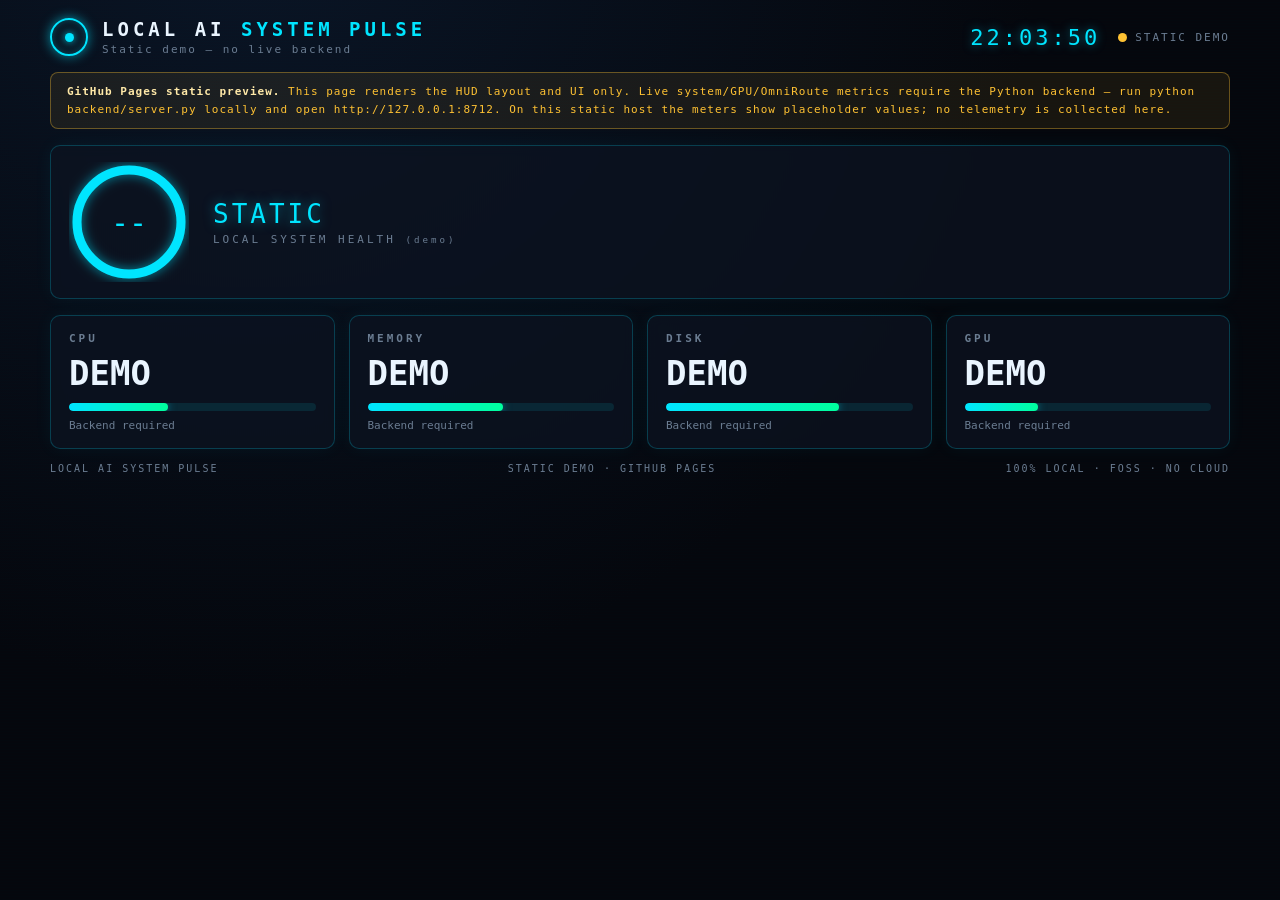
<file: index.html>
<!DOCTYPE html>
<html lang="en">
<head>
  <meta charset="UTF-8" />
  <meta name="viewport" content="width=device-width, initial-scale=1.0" />
  <title>Local AI System Pulse — Static Demo</title>
  <link rel="stylesheet" href="style.css" />
  <style>
    .demo-banner {
      background: rgba(255, 194, 51, 0.08);
      border: 1px solid rgba(255, 194, 51, 0.35);
      color: #ffc233;
      padding: 10px 16px;
      border-radius: 8px;
      margin: 0 0 16px 0;
      font-size: 11px;
      letter-spacing: 1px;
      line-height: 1.6;
    }
    .demo-banner b { color: #ffe9a8; }
  </style>
</head>
<body>
  <div class="scanlines"></div>
  <div class="hud-container">
    <header class="hud-header">
      <div class="brand">
        <div class="brand-core"><div class="core-ring"><span class="core-dot"></span></div></div>
        <div>
          <h1>LOCAL AI <span class="accent">SYSTEM PULSE</span></h1>
          <p class="subtitle">Static demo — no live backend</p>
        </div>
      </div>
      <div class="header-right">
        <div class="clock" id="clock">--:--:--</div>
        <div class="glob-status" id="glob-status">
          <span class="dot" style="background:#ffc233"></span><span>STATIC DEMO</span>
        </div>
      </div>
    </header>

    <div class="demo-banner">
      <b>GitHub Pages static preview.</b> This page renders the HUD layout and UI only.
      Live system/GPU/OmniRoute metrics require the Python backend — run
      <code>python backend/server.py</code> locally and open
      <code>http://127.0.0.1:8712</code>. On this static host the meters show
      placeholder values; no telemetry is collected here.
    </div>

    <section class="card health-banner">
      <div class="health-score-wrap">
        <div class="score-ring">
          <svg viewBox="0 0 120 120">
            <circle class="ring-bg" cx="60" cy="60" r="52"/>
            <circle class="ring-fg" id="score-arc" cx="60" cy="60" r="52"/>
          </svg>
          <div class="score-num" id="score-num">--</div>
        </div>
        <div>
          <div class="verdict" id="verdict">STATIC</div>
          <p class="score-sub">LOCAL SYSTEM HEALTH <small>(demo)</small></p>
        </div>
      </div>
    </section>

    <main class="grid">
      <section class="card"><div class="card-head"><span class="card-title">CPU</span></div><div class="metric-big">DEMO</div><div class="bar"><div class="bar-fill" style="width:40%"></div></div><div class="metric-sub">Backend required</div></section>
      <section class="card"><div class="card-head"><span class="card-title">MEMORY</span></div><div class="metric-big">DEMO</div><div class="bar"><div class="bar-fill" style="width:55%"></div></div><div class="metric-sub">Backend required</div></section>
      <section class="card"><div class="card-head"><span class="card-title">DISK</span></div><div class="metric-big">DEMO</div><div class="bar"><div class="bar-fill" style="width:70%"></div></div><div class="metric-sub">Backend required</div></section>
      <section class="card"><div class="card-head"><span class="card-title">GPU</span></div><div class="metric-big">DEMO</div><div class="bar"><div class="bar-fill" style="width:30%"></div></div><div class="metric-sub">Backend required</div></section>
    </main>

    <footer class="hud-footer">
      <span>LOCAL AI SYSTEM PULSE</span>
      <span>STATIC DEMO · GITHUB PAGES</span>
      <span>100% LOCAL · FOSS · NO CLOUD</span>
    </footer>
  </div>
  <script>function tick(){var n=new Date(),p=s=>String(s).padStart(2,"0");document.getElementById("clock").textContent=p(n.getHours())+":"+p(n.getMinutes())+":"+p(n.getSeconds())}tick();setInterval(tick,1000);</script>
</body>
</html>
</file>
<file: style.css>
:root {
  --bg: #05070d;
  --panel: rgba(13, 20, 34, 0.72);
  --panel-border: rgba(0, 229, 255, 0.22);
  --cyan: #00e5ff;
  --cyan-dim: #0aa8c4;
  --green: #00ff9d;
  --amber: #ffc233;
  --red: #ff4d5e;
  --text: #c8d6e4;
  --text-dim: #6b7d92;
  --font-mono: "Consolas", "SF Mono", "Menlo", monospace;
}

* { box-sizing: border-box; margin: 0; padding: 0; }

body {
  background: radial-gradient(circle at 20% -10%, #0a1526 0%, var(--bg) 55%);
  color: var(--text);
  font-family: var(--font-mono);
  min-height: 100vh;
  padding: 18px;
  overflow-x: hidden;
}

/* subtle scanline overlay, pointer-events none so it never blocks UI */
.scanlines {
  position: fixed; inset: 0; z-index: 0; pointer-events: none;
  background: repeating-linear-gradient(
    0deg, rgba(0,229,255,0.02) 0 1px, transparent 1px 3px);
  opacity: 0.5;
}

.hud-container { position: relative; z-index: 1; max-width: 1180px; margin: 0 auto; }

/* Header */
.hud-header {
  display: flex; align-items: center; justify-content: space-between;
  flex-wrap: wrap; gap: 14px; margin-bottom: 16px;
}
.brand { display: flex; align-items: center; gap: 14px; }
.brand-core { display: flex; align-items: center; }
.core-ring {
  width: 38px; height: 38px; border-radius: 50%;
  border: 2px solid var(--cyan);
  box-shadow: 0 0 12px rgba(0,229,255,0.6), inset 0 0 8px rgba(0,229,255,0.3);
  display: flex; align-items: center; justify-content: center;
  animation: pulse-ring 2.4s ease-in-out infinite;
}
.core-dot {
  width: 9px; height: 9px; border-radius: 50%; background: var(--cyan);
  box-shadow: 0 0 8px var(--cyan);
}
@keyframes pulse-ring {
  0%,100% { box-shadow: 0 0 12px rgba(0,229,255,0.5), inset 0 0 8px rgba(0,229,255,0.25); }
  50% { box-shadow: 0 0 22px rgba(0,229,255,0.85), inset 0 0 14px rgba(0,229,255,0.5); }
}
h1 { font-size: 19px; letter-spacing: 4px; color: #eaf5ff; font-weight: 600; }
h1 .accent { color: var(--cyan); }
.subtitle { font-size: 11px; letter-spacing: 2px; color: var(--text-dim); margin-top: 3px; }
.header-right { display: flex; align-items: center; gap: 18px; }
.clock { font-size: 22px; letter-spacing: 3px; color: var(--cyan); text-shadow: 0 0 10px rgba(0,229,255,0.5); }
.glob-status { display: flex; align-items: center; gap: 8px; font-size: 11px; letter-spacing: 2px; color: var(--text-dim); }
.glob-status .dot { width: 9px; height: 9px; border-radius: 50%; background: var(--amber); }

/* Cards */
.card {
  background: var(--panel);
  border: 1px solid var(--panel-border);
  border-radius: 10px;
  padding: 16px 18px;
  backdrop-filter: blur(6px);
  box-shadow: 0 0 18px rgba(0,229,255,0.05);
}
.card-head { display: flex; align-items: center; justify-content: space-between; margin-bottom: 10px; }
.card-title { font-size: 11px; letter-spacing: 3px; color: var(--text-dim); font-weight: 600; }
.live-tag {
  font-size: 9px; letter-spacing: 1px; color: var(--green);
  border: 1px solid rgba(0,255,157,0.3); padding: 2px 6px; border-radius: 3px;
}

/* Health banner */
.health-banner { margin-bottom: 16px; }
.health-score-wrap { display: flex; align-items: center; gap: 24px; flex-wrap: wrap; }
.score-ring { position: relative; width: 120px; height: 120px; }
.score-ring svg { transform: rotate(-90deg); width: 120px; height: 120px; }
.ring-bg, .ring-fg { fill: none; stroke-width: 9; stroke-linecap: round; }
.ring-bg { stroke: rgba(0,229,255,0.12); }
.ring-fg { stroke: var(--cyan); transition: stroke-dashoffset 0.8s ease, stroke 0.6s; filter: drop-shadow(0 0 6px rgba(0,229,255,0.6)); }
.score-num { position: absolute; inset: 0; display: flex; align-items: center; justify-content: center; font-size: 30px; color: var(--cyan); }
.verdict { font-size: 26px; letter-spacing: 3px; color: var(--cyan); text-shadow: 0 0 12px rgba(0,229,255,0.5); }
.score-sub { font-size: 11px; letter-spacing: 3px; color: var(--text-dim); margin-top: 4px; }
.criteria { font-size: 11px; color: var(--text-dim); margin-top: 10px; max-width: 620px; line-height: 1.5; }

/* Grids */
.grid { display: grid; grid-template-columns: repeat(4, 1fr); gap: 14px; margin-bottom: 14px; }
.grid-2 { display: grid; grid-template-columns: 1fr 1fr; gap: 14px; margin-bottom: 14px; }

.metric-big { font-size: 34px; font-weight: 600; color: #eaf5ff; line-height: 1.1; }
.bar { height: 8px; background: rgba(0,229,255,0.1); border-radius: 6px; margin: 10px 0 8px; overflow: hidden; }
.bar-fill { height: 100%; width: 0%; border-radius: 6px; background: linear-gradient(90deg, var(--cyan), var(--green)); transition: width 0.6s ease; box-shadow: 0 0 8px rgba(0,229,255,0.5); }
.metric-sub { font-size: 11px; color: var(--text-dim); }
.metric-sub2 { font-size: 11px; color: var(--text-dim); margin-top: 4px; }

/* Infrastructure */
.infra-card .card-title { color: #eaf5ff; }
.status-dot { display: inline-block; width: 10px; height: 10px; border-radius: 50%; background: var(--text-dim); margin-right: 4px; }
.status-dot.online { background: var(--green); box-shadow: 0 0 8px var(--green); }
.status-dot.offline { background: var(--red); box-shadow: 0 0 8px var(--red); }
.status-dot.unknown { background: var(--amber); }
.infra-status.big { font-size: 22px; letter-spacing: 2px; margin: 4px 0; }
.infra-status.online { color: var(--green); }
.infra-status.offline { color: var(--red); }
.infra-status.unknown { color: var(--amber); }
.infra-detail { font-size: 11px; color: var(--text-dim); }
.infra-meta { font-size: 11px; color: var(--text-dim); margin-top: 8px; line-height: 1.5; }

/* Logs */
.log-body { max-height: 220px; overflow-y: auto; font-size: 11px; }
.log-empty { color: var(--text-dim); padding: 10px 0; }
.log-row { display: flex; gap: 12px; padding: 4px 0; border-bottom: 1px solid rgba(0,229,255,0.05); }
.log-time { color: var(--cyan-dim); flex-shrink: 0; }
.log-kind { width: 12px; flex-shrink: 0; font-weight: 600; }
.log-msg { color: var(--text); }
.log-row.info .log-kind { color: var(--cyan); }
.log-row.success .log-kind { color: var(--green); }
.log-row.warning .log-kind { color: var(--amber); }
.log-row.error .log-kind { color: var(--red); }

/* Footer */
.hud-footer { display: flex; justify-content: space-between; font-size: 10px; letter-spacing: 2px; color: var(--text-dim); margin-top: 14px; flex-wrap: wrap; gap: 6px; }

/* Responsive */
@media (max-width: 900px) { .grid { grid-template-columns: repeat(2, 1fr); } }
@media (max-width: 560px) { .grid { grid-template-columns: 1fr; } .grid-2 { grid-template-columns: 1fr; } h1 { font-size: 15px; } .clock { font-size: 17px; } }
</file>
